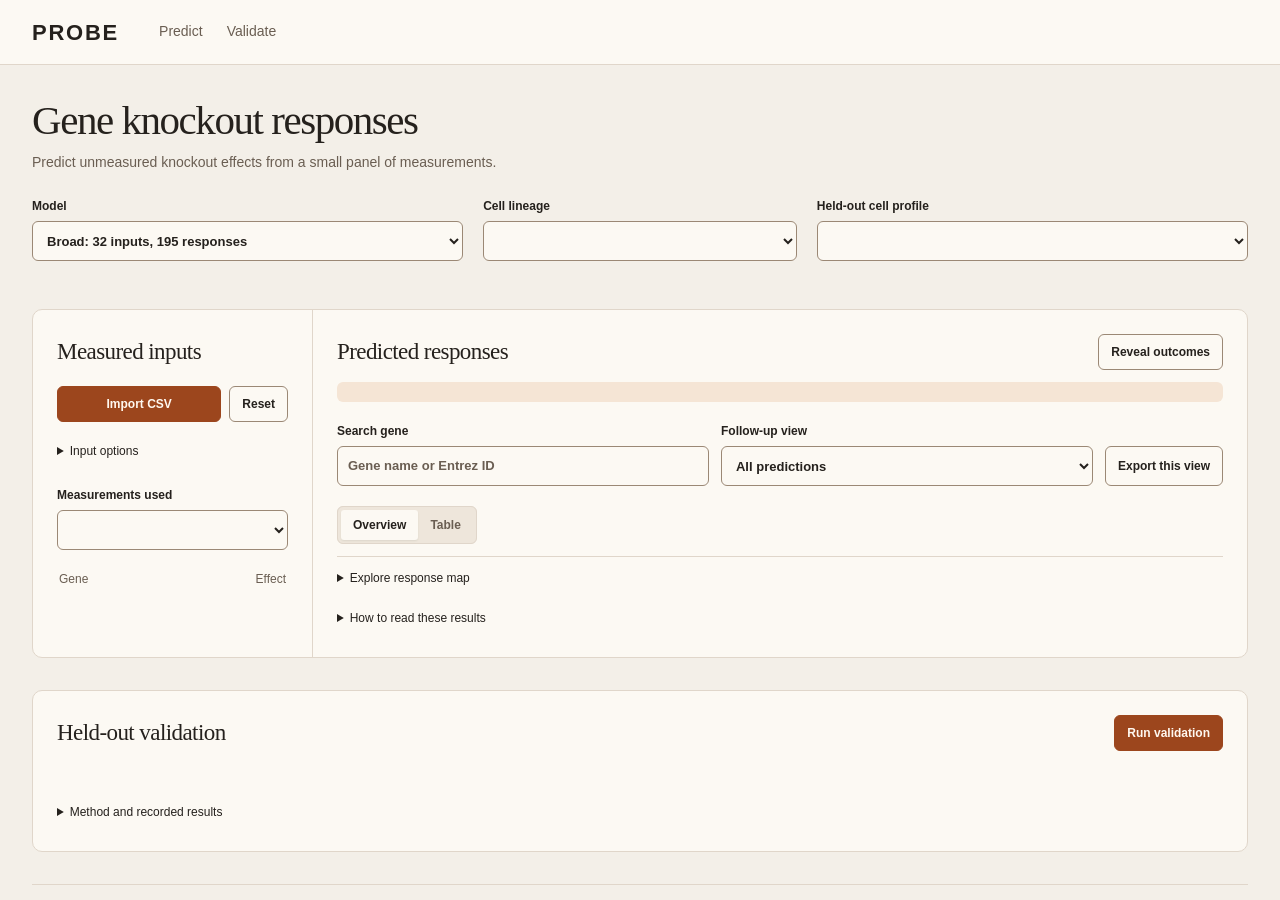
<file: index.html>
<!doctype html>
<html lang="en"><head><meta charset="utf-8"><meta http-equiv="refresh" content="0;url=app/index.html"><title>PROBE</title></head>
<body><a href="app/index.html">Open PROBE</a></body></html>
</file>
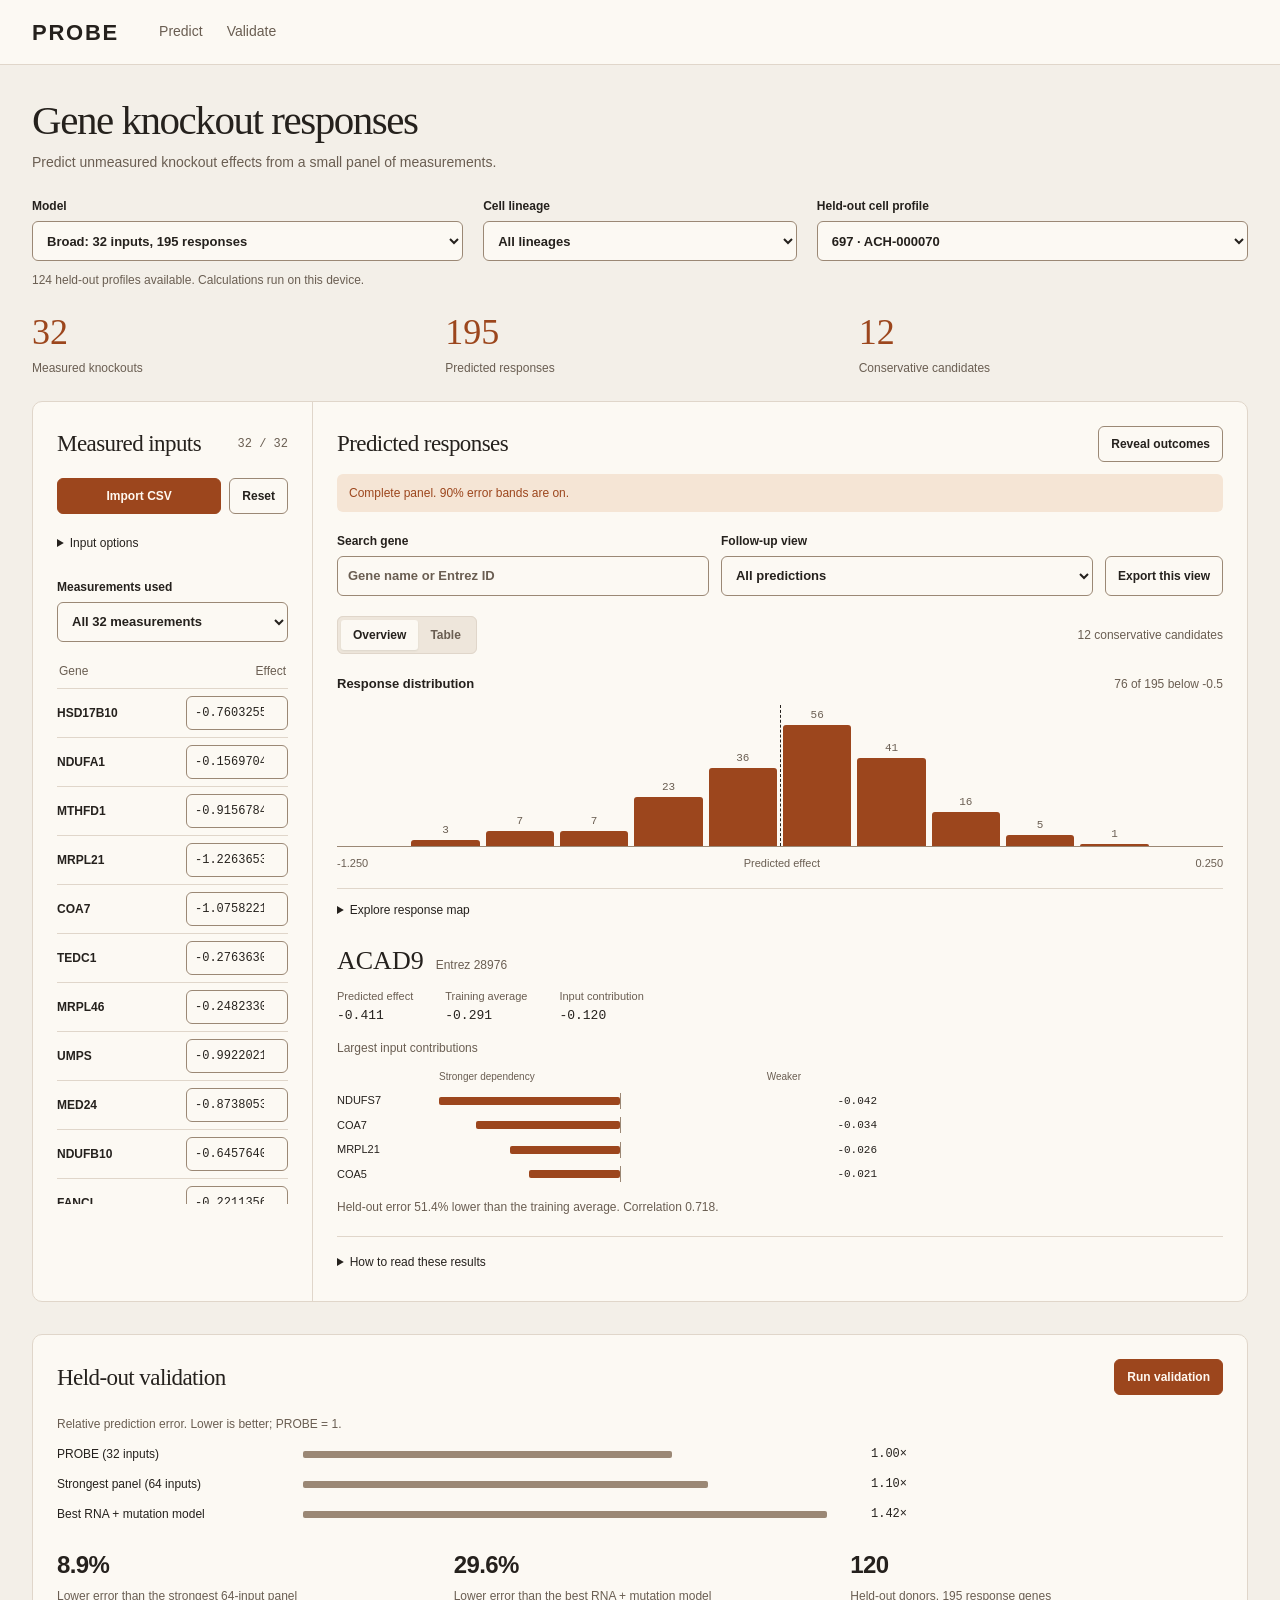
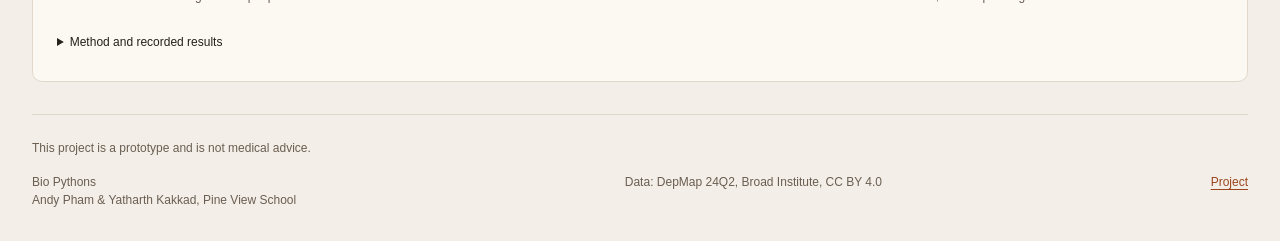
<file: app/index.html>
<!doctype html>
<html lang="en">
<head>
  <meta charset="utf-8">
  <meta name="viewport" content="width=device-width,initial-scale=1">
  <meta name="color-scheme" content="light">
  <meta name="description" content="Predict unmeasured gene-knockout responses from a small measured panel. Explore predictions and replay the held-out test locally.">
  <title>PROBE</title>
  <link rel="stylesheet" href="style.css">
</head>
<body>
<a class="skip-link" href="#top">Skip to workspace</a>
<header class="masthead">
  <div class="header-inner">
    <a class="brand" href="index.html">PROBE</a>
    <nav aria-label="Sections"><a href="#top">Predict</a><a href="#evidence">Validate</a></nav>
  </div>
</header>
<main id="top" tabindex="-1">
  <section class="intro">
    <h1>Gene knockout responses</h1>
    <p>Predict unmeasured knockout effects from a small panel of measurements.</p>
  </section>
  <section class="profile-panel" aria-label="Choose a cell profile">
    <div class="profile-controls">
      <label>Model<select id="scope"><option value="broad">Broad: 32 inputs, 195 responses</option><option value="compact">Compact: 16 inputs, 46 responses</option></select></label>
      <label>Cell lineage<select id="tissue"></select></label>
      <label>Held-out cell profile<select id="cell"></select></label>
    </div>
    <p id="profile-description" class="muted"></p>
  </section>
  <div id="response-overview" class="response-overview" aria-label="Prediction overview"></div>
  <div class="workspace">
    <aside class="inputs" aria-labelledby="inputs-heading">
      <div class="section-title"><h2 id="inputs-heading">Measured inputs</h2><span id="available" class="tag"></span></div>
      <div class="input-actions">
        <button id="import" class="primary">Import CSV</button>
        <input id="upload" type="file" accept=".csv,text/csv" hidden>
        <button id="reset">Reset</button>
      </div>
      <details class="input-options">
        <summary>Input options</summary>
        <div class="tools"><button id="inputs-export">Export inputs</button><button id="blank-template">Blank template</button></div>
        <p>Use DepMap Chronos effects. Each gene represents a separate knockout experiment. Clear a reading to leave it out.</p>
        <p>Editing readings creates a what-if scenario and turns error bands off.</p>
      </details>
      <label class="budget-label">Measurements used<select id="budget"></select></label>
      <div class="input-columns" aria-hidden="true"><span>Gene</span><span>Effect</span></div>
      <div id="queries" class="query-list"></div>
    </aside>
    <section class="results" aria-labelledby="responses-heading">
      <div class="section-title"><h2 id="responses-heading">Predicted responses</h2><button id="reveal">Reveal outcomes</button></div>
      <p id="notice" class="notice" role="status" aria-live="polite"></p>
      <div class="table-tools">
        <label>Search gene<input id="search" type="search" placeholder="Gene name or Entrez ID"></label>
        <label>Follow-up view<select id="decision"><option value="all">All predictions</option><option value="wider">Wider shortlist</option><option value="conservative">Conservative shortlist</option></select></label>
        <button id="export">Export this view</button>
      </div>
      <div class="view-toolbar">
        <fieldset class="view-switch">
          <legend class="sr-only">Response display</legend>
          <label><input type="radio" name="view" value="map" checked><span>Overview</span></label>
          <label><input type="radio" name="view" value="table"><span>Table</span></label>
        </fieldset>
        <span id="calls" class="muted"></span>
      </div>
      <p id="count" class="sr-only"></p>
      <div class="table-wrap" tabindex="0" role="region" aria-label="Predicted response table">
        <table>
          <caption class="sr-only">Predicted gene effects, error bands and revealed outcomes</caption>
          <thead><tr><th scope="col">#</th><th scope="col">Gene</th><th scope="col">Predicted effect</th><th scope="col">90% error band</th><th scope="col" id="outcome-heading">Outcome hidden</th></tr></thead>
          <tbody id="ranking"></tbody>
        </table>
      </div>
      <div class="map-view">
        <div id="distribution" aria-label="Response distribution"></div>
        <details class="map-details">
          <summary>Explore response map</summary>
          <p>Darker orange indicates stronger dependency. Underlines mark conservative candidates.</p>
          <div id="atlas" class="response-atlas" aria-label="Predicted responses"></div>
        </details>
      </div>
      <div id="detail" class="detail" aria-label="Selected gene"></div>
      <details class="interpretation">
        <summary>How to read these results</summary>
        <p>More negative effects indicate stronger dependency. The wider shortlist uses a predicted effect below -0.5; the conservative shortlist requires the upper error band below -0.5.</p>
        <p id="decision-evidence"></p>
      </details>
    </section>
  </div>
  <section id="evidence" class="validation-panel" aria-labelledby="validation-heading">
    <div class="section-title"><h2 id="validation-heading">Held-out validation</h2><button id="validate" class="primary">Run validation</button></div>
    <div id="benchmark-chart" class="benchmark-chart" aria-label="Relative prediction error"></div>
    <div id="headline-evidence" class="evidence-strip" aria-label="Held-out test results"></div>
    <div id="validation-result" role="status" aria-live="polite"></div>
    <details>
      <summary>Method and recorded results</summary>
      <p id="evidence-description"></p>
      <p>Replays every held-out profile against recorded outcomes and comparison methods, with equal weight per donor. All nine planned comparisons passed.</p>
      <p id="evidence-links" class="evidence-links"></p>
    </details>
  </section>
  <footer>
    <p>This project is a prototype and is not medical advice.</p>
    <div class="credits">
      <p>Bio Pythons<br>Andy Pham &amp; Yatharth Kakkad, Pine View School</p>
      <p>Data: DepMap 24Q2, Broad Institute, CC BY 4.0</p>
      <a href="../README.md">Project</a>
    </div>
  </footer>
</main>
<script src="support.js"></script>
<script src="compact-data.js"></script>
<script src="broad-data.js"></script>
<script src="probe.js"></script>
<script src="evaluate.js"></script>
<script src="app.js"></script>
</body>
</html>
</file>
<file: app/style.css>
/* One neutral palette, one orange accent. Layers: table headings (1), header (2), skip link (3). */
:root {
  color-scheme: light;
  --page: #f3efe8;
  --surface: #fcf9f3;
  --subtle: #eee6db;
  --ink: #25211d;
  --muted: #6a5e52;
  --line: #e0d6ca;
  --control-line: #9b8875;
  --accent: #9c461d;
  --accent-hover: #893b16;
  --accent-soft: #f5e5d5;
  --on-accent: #fff8f0;
  --error: #a12e29;
  --error-soft: #fceae3;
  --radius: 6px;
  --mono: ui-monospace, "SFMono-Regular", Consolas, monospace;
}
* { box-sizing: border-box; }
html { scroll-padding-top: 88px; }
body { margin: 0; background: var(--page); color: var(--ink); font: 14px/1.5 -apple-system, BlinkMacSystemFont, "Segoe UI", sans-serif; }
button, input, select { font: inherit; color: inherit; }
button, summary { cursor: pointer; }
a { color: var(--accent); text-underline-offset: 3px; }
:focus-visible { outline: 2px solid var(--accent); outline-offset: 3px; }
[hidden] { display: none !important; }
h1, h2, h3, p { margin: 0; }
h1 { font: 400 clamp(30px, 3.2vw, 42px)/1.15 Georgia, "Times New Roman", serif; letter-spacing: -.035em; }
h2 { font: 400 23px/1.2 Georgia, "Times New Roman", serif; letter-spacing: -.025em; }
h3 { font: 400 26px/1.2 Georgia, "Times New Roman", serif; }
.muted, small { color: var(--muted); font-size: 12px; }
.masthead { background: var(--surface); border-bottom: 1px solid var(--line); position: sticky; top: 0; z-index: 2; }
.header-inner { max-width: 1400px; min-height: 64px; padding: 0 32px; margin: auto; display: flex; align-items: center; gap: 40px; }
.brand { color: var(--ink); text-decoration: none; font-size: 22px; font-weight: 750; letter-spacing: .08em; }
nav { display: flex; align-self: stretch; gap: 24px; }
nav a { display: flex; align-items: center; text-decoration: none; color: var(--muted); border-bottom: 2px solid transparent; }
nav a:hover, nav a:focus-visible { color: var(--ink); border-bottom-color: var(--accent); }
main { max-width: 1400px; padding: 0 32px; margin: auto; }
.intro { padding: 32px 0 24px; }
.intro p { margin-top: 8px; color: var(--muted); }
.profile-panel { margin-bottom: 24px; }
.profile-controls { display: grid; grid-template-columns: 1.1fr .8fr 1.1fr; gap: 20px; }
.profile-panel>p { margin-top: 10px; }
label { display: block; font-size: 12px; font-weight: 550; }
select, input[type="search"] { display: block; width: 100%; min-height: 40px; margin-top: 6px; padding: 8px 10px; border: 1px solid var(--control-line); border-radius: var(--radius); background: var(--surface); font-size: 13px; }
input::placeholder { color: var(--muted); opacity: 1; }
button { min-height: 36px; border: 1px solid var(--control-line); border-radius: var(--radius); padding: 7px 12px; background: var(--surface); font-size: 12px; font-weight: 550; line-height: 1.5; white-space: nowrap; }
button:hover { background: var(--subtle); }
button:active { transform: translateY(1px); }
button:disabled { color: var(--muted); cursor: not-allowed; }
.primary { background: var(--accent); border-color: var(--accent); color: var(--on-accent); }
.primary:hover { background: var(--accent-hover); }
.primary:disabled { background: var(--subtle); border-color: var(--line); }
.workspace { display: grid; grid-template-columns: 280px minmax(0, 1fr); background: var(--surface); border: 1px solid var(--line); border-radius: 10px; }
.inputs, .results { min-width: 0; padding: 24px; }
.inputs { border-right: 1px solid var(--line); }
.section-title { display: flex; align-items: center; gap: 12px; min-height: 36px; }
.section-title h2 { flex: 1; }
.tag { color: var(--muted); font: 12px var(--mono); white-space: nowrap; }
.input-actions { display: grid; grid-template-columns: 1fr auto; gap: 8px; margin: 16px 0; }
details { font-size: 12px; color: var(--muted); }
summary { color: var(--ink); width: fit-content; min-height: 28px; padding-block: 4px; }
details p { margin-top: 10px; max-width: 80ch; }
.tools { display: flex; flex-wrap: wrap; gap: 8px; padding-top: 12px; }
.budget-label { margin-top: 20px; }
.input-columns { display: flex; justify-content: space-between; padding: 20px 2px 8px; color: var(--muted); font-size: 12px; }
.query-list { max-height: 516px; overflow-y: auto; scrollbar-width: thin; padding: 0 4px; margin: 0 -4px; }
.query-row { display: grid; grid-template-columns: minmax(0, 1fr) 102px; align-items: center; gap: 8px; padding: 7px 0; border-top: 1px solid var(--line); }
.query-row label { font-size: 12px; overflow-wrap: anywhere; }
.query-row input { width: 100%; min-width: 0; height: 34px; padding: 6px 8px; border: 1px solid var(--control-line); border-radius: var(--radius); background: var(--surface); text-align: right; font: 12px var(--mono); }
.query-row input:disabled { background: var(--subtle); color: var(--muted); border-color: var(--line); }
.query-row input:invalid { border-color: var(--error); }
.notice { margin: 12px 0 20px; padding: 10px 12px; border-radius: var(--radius); background: var(--accent-soft); color: var(--accent); font-size: 12px; }
.notice.error { color: var(--error); background: var(--error-soft); }
.table-tools { display: grid; grid-template-columns: minmax(120px, 1fr) minmax(160px, 1fr) auto; align-items: end; gap: 12px; }
.table-tools button { min-height: 40px; }
.view-toolbar { display: flex; align-items: center; justify-content: space-between; flex-wrap: wrap; gap: 12px; margin: 20px 0 12px; }
.view-switch { display: flex; padding: 3px; margin: 0; border: 1px solid var(--line); background: var(--subtle); border-radius: var(--radius); }
.view-switch label { position: relative; }
.view-switch input { position: absolute; width: 1px; height: 1px; opacity: 0; }
.view-switch span { display: block; padding: 6px 12px; border-radius: 3px; cursor: pointer; color: var(--muted); }
.view-switch input:checked+span { background: var(--surface); color: var(--ink); box-shadow: 0 1px 2px #182b1e15; }
.view-switch input:focus-visible+span { outline: 2px solid var(--accent); outline-offset: 2px; }
.map-view { display: none; }
.results:has([value="map"]:checked) .map-view { display: block; }
.results:has([value="map"]:checked) .table-wrap { display: none; }
.table-wrap { max-height: 408px; overflow: auto; scrollbar-width: thin; border-top: 1px solid var(--line); border-bottom: 1px solid var(--line); }
table { width: 100%; border-collapse: collapse; font-size: 12px; white-space: nowrap; }
th { text-align: right; font-size: 11px; font-weight: 550; padding: 12px 10px; position: sticky; top: 0; z-index: 1; background: var(--subtle); }
td { text-align: right; padding: 10px; border-bottom: 1px solid var(--line); font-variant-numeric: tabular-nums; }
th:nth-child(2), td:nth-child(2) { text-align: left; }
td:first-child { width: 40px; color: var(--muted); }
td:nth-child(n+3) { font-family: var(--mono); font-size: 11px; }
tr:last-child td { border-bottom: 0; }
tr.selected { background: var(--accent-soft); }
.row-button { min-height: 28px; border: 0; background: none; padding: 3px 0; color: var(--ink); }
.row-button:hover { background: none; text-decoration: underline; text-underline-offset: 3px; }
.candidate { margin-left: 8px; color: var(--accent); font-size: 11px; }
.response-atlas { display: grid; grid-template-columns: repeat(auto-fill, minmax(64px, 1fr)); gap: 5px; max-height: 384px; overflow-y: auto; padding: 4px; margin: 8px -4px 0; scrollbar-width: thin; }
.response-atlas button { min-height: 36px; border: 1px solid transparent; border-radius: 4px; font: 11px var(--mono); padding: 5px 2px; white-space: normal; overflow-wrap: anywhere; }
.response-atlas button[aria-pressed="true"] { outline: 2px solid var(--ink); outline-offset: 1px; }
.response-atlas button.is-candidate { text-decoration: underline; text-underline-offset: 4px; }
.detail { padding: 20px 0; border-bottom: 1px solid var(--line); font-size: 12px; }
.detail:empty { display: none; }
.detail-heading { display: flex; align-items: baseline; gap: 12px; margin-bottom: 12px; }
.detail-heading span { color: var(--muted); }
.detail-metrics { display: flex; flex-wrap: wrap; gap: 16px 32px; margin-bottom: 16px; }
.detail-metrics dt { color: var(--muted); font-size: 11px; margin-bottom: 4px; }
.detail-metrics dd { margin: 0; font: 13px var(--mono); }
.interpretation { margin-top: 12px; }
.validation-panel { margin: 32px 0; padding: 24px; background: var(--surface); border: 1px solid var(--line); border-radius: 10px; }
.evidence-strip { display: grid; grid-template-columns: repeat(3, 1fr); gap: 24px; margin: 24px 0; }
.evidence-strip strong { display: block; font-size: 24px; font-weight: 600; letter-spacing: -.025em; font-variant-numeric: tabular-nums; }
.evidence-strip p { margin-top: 4px; color: var(--muted); font-size: 12px; }
.evidence-links { display: flex; flex-wrap: wrap; gap: 8px 20px; }
#validation-result:empty { display: none; }
#validation-result { margin: 24px 0; font-size: 13px; }
.validation-bars { margin: 20px 0; }
.validation-bar { display: grid; grid-template-columns: 230px minmax(0, 1fr) 64px; align-items: center; gap: 16px; margin: 12px 0; font-size: 12px; }
.validation-bar span { display: block; height: 7px; border-radius: 2px; background: var(--control-line); }
.validation-bar:first-child span { background: var(--accent); }
.validation-bar code { text-align: right; font: 12px var(--mono); }
.validation-summary { display: grid; grid-template-columns: repeat(3, 1fr); gap: 24px; border-top: 1px solid var(--line); padding-top: 20px; }
.validation-summary strong { font-size: 20px; font-weight: 600; font-variant-numeric: tabular-nums; }
.validation-summary p { color: var(--muted); font-size: 12px; margin-top: 4px; }
progress { width: 100%; margin-top: 12px; accent-color: var(--accent); }
footer { border-top: 1px solid var(--line); padding: 24px 0 32px; font-size: 12px; color: var(--muted); }
.credits { display: flex; justify-content: space-between; align-items: start; gap: 20px; margin-top: 16px; }
.sr-only { position: absolute; width: 1px; height: 1px; padding: 0; margin: -1px; overflow: hidden; clip-path: inset(50%); white-space: nowrap; border: 0; }
.skip-link { position: fixed; top: -100px; left: 16px; padding: 12px; z-index: 3; background: var(--surface); }
.skip-link:focus { top: 8px; }
@media (max-width: 1023px) {
  main, .header-inner { padding-inline: 24px; }
  .workspace { grid-template-columns: 240px minmax(0, 1fr); }
  .inputs, .results { padding: 20px; }
  .query-row { grid-template-columns: minmax(0, 1fr) 88px; }
  .table-tools { grid-template-columns: 1fr 1fr; }
  .table-tools button { grid-column: 2; }
  .profile-controls { gap: 12px; }
}
@media (max-width: 767px) {
  html { scroll-padding-top: 76px; }
  main, .header-inner { padding-inline: 16px; }
  .header-inner { gap: 24px; }
  nav { gap: 16px; }
  .intro { padding: 24px 0; }
  .profile-controls { grid-template-columns: 1fr 1fr; gap: 16px; }
  .profile-controls>label:first-child { grid-column: 1 / -1; }
  .workspace { grid-template-columns: minmax(0, 1fr); }
  .inputs { border-right: 0; border-bottom: 1px solid var(--line); }
  .inputs, .results, .validation-panel { padding: 16px; }
  .query-list { max-height: 220px; }
  .query-row { grid-template-columns: minmax(0, 1fr) 140px; }
  .table-tools { grid-template-columns: minmax(0, 1fr) minmax(0, 1fr); }
  .view-toolbar { align-items: start; }
  .table-wrap table { min-width: 570px; }
  .detail-metrics { gap: 16px 24px; }
  .evidence-strip { gap: 16px; }
  .evidence-strip strong { font-size: 22px; }
  .validation-bar { grid-template-columns: minmax(100px, 1fr) minmax(40px, 1fr) 50px; gap: 12px; }
  .validation-summary { grid-template-columns: 1fr; gap: 16px; }
  .credits { flex-direction: column; gap: 12px; }
}
@media (max-width: 399px) {
  .header-inner { gap: 16px; }
  nav { gap: 12px; }
  .brand { font-size: 20px; }
  .profile-controls { grid-template-columns: 1fr; }
  .evidence-strip { grid-template-columns: 1fr; }
}
@media (prefers-reduced-motion: reduce) { button:active { transform: none; } }

.response-overview { display: grid; grid-template-columns: repeat(3, 1fr); gap: 24px; padding: 0 0 24px; }
.response-overview strong { font: 400 36px/1.1 Georgia, "Times New Roman", serif; color: var(--accent); }
.response-overview span { display: block; margin-top: 6px; color: var(--muted); font-size: 12px; }
.contribution-chart { max-width: 540px; margin: 12px 0 16px; }
.contribution-row { display: grid; grid-template-columns: 90px 1fr 64px; gap: 12px; align-items: center; margin: 8px 0; font-size: 11px; }
.contribution-track { display: grid; grid-template-columns: 1fr 1fr; position: relative; }
.contribution-track::before { content: ""; position: absolute; left: 50%; top: -4px; bottom: -4px; border-left: 1px solid var(--control-line); }
.contribution-track span { height: 8px; background: var(--accent); border-radius: 2px; }
.contribution-track .negative { grid-column: 1; justify-self: end; }
.contribution-track .positive { grid-column: 2; }
.contribution-row code { text-align: right; font: 11px var(--mono); }
.chart-axis { display: flex; justify-content: space-between; margin: 0 76px 0 102px; color: var(--muted); font-size: 10px; }
.benchmark-chart { max-width: 850px; margin: 20px 0 24px; }
@media (max-width: 767px) {
  h2 { font-size: 21px; }
  .response-overview { gap: 16px; }
  .response-overview strong { font-size: 30px; }
  .contribution-row { grid-template-columns: 72px 1fr 54px; gap: 8px; }
  .chart-axis { margin-left: 80px; margin-right: 62px; }
}
.distribution-title { display: flex; align-items: baseline; justify-content: space-between; gap: 12px; margin: 20px 0 12px; }
.distribution-title h3 { font: 550 13px/1.5 -apple-system, BlinkMacSystemFont, "Segoe UI", sans-serif; }
.histogram { height: 142px; display: grid; grid-template-columns: repeat(12, minmax(0, 1fr)); gap: 6px; border-bottom: 1px solid var(--control-line); position: relative; padding-top: 20px; }
.histogram-column { display: flex; flex-direction: column; justify-content: end; align-items: center; min-height: 0; }
.histogram-column span { position: absolute; bottom: 100%; left: 0; width: 100%; text-align: center; font: normal 11px/20px var(--mono); color: var(--muted); }
.histogram-column i { display: block; width: 100%; flex-shrink: 0; position: relative; background: var(--accent); border-radius: 3px 3px 0 0;  }
.threshold { position: absolute; top: 0; bottom: 0; border-left: 1px dashed var(--ink); pointer-events: none; }
.histogram-axis { display: flex; justify-content: space-between; font-size: 11px; color: var(--muted); margin: 8px 0 16px; }
.map-details { border-top: 1px solid var(--line); padding-top: 8px; }
.empty-state { padding: 40px 12px; color: var(--muted); text-align: center; }
</file>
